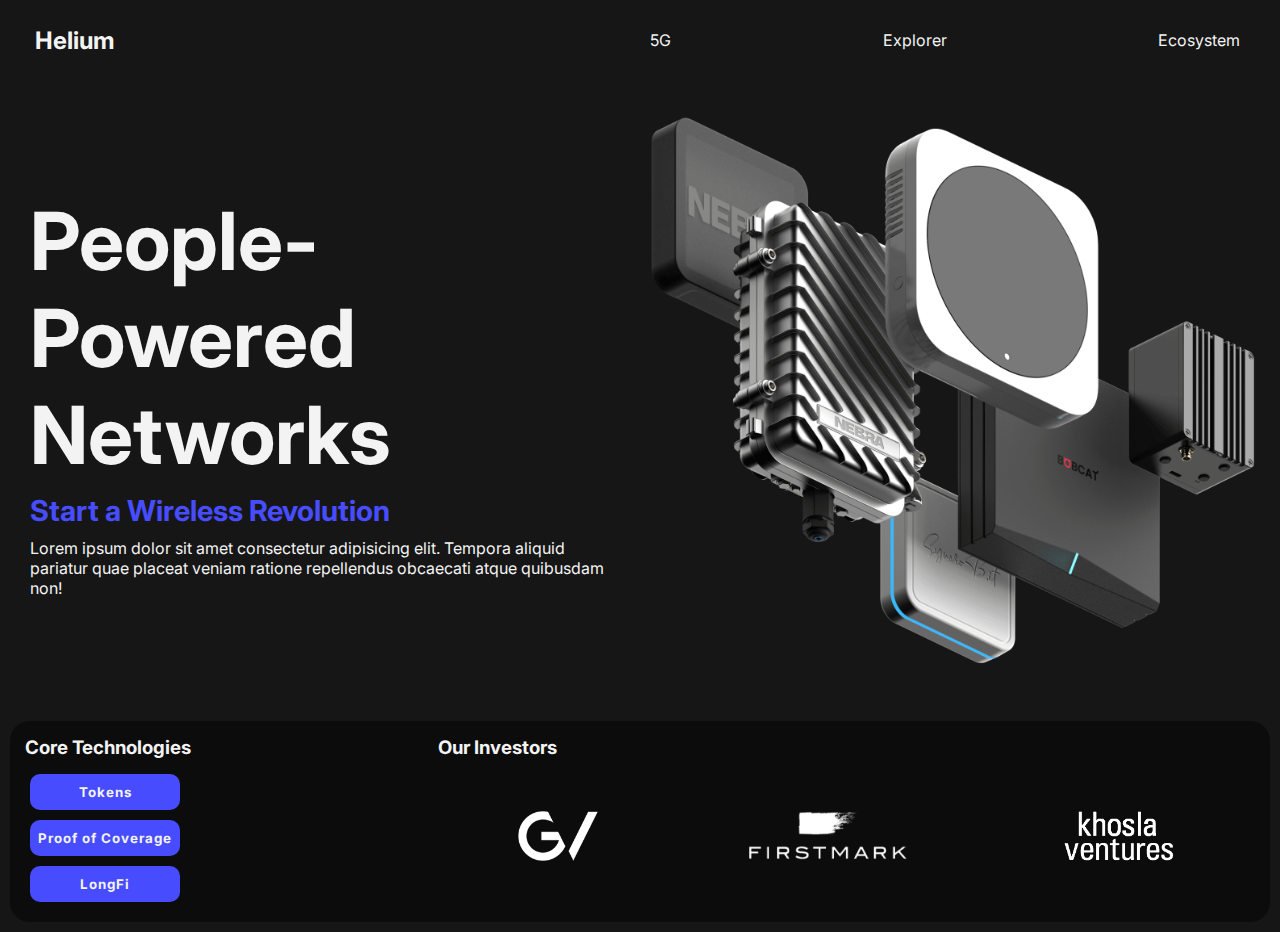
<file: TP1/index.html>
<!DOCTYPE html>
<html lang="en">
  <head>
    <meta charset="UTF-8" />
    <meta name="viewport" content="width=device-width, initial-scale=1.0" />
    <meta http-equiv="X-UA-Compatible" content="ie=edge" />
    <title>Helium Flexbox</title>
    <link rel="stylesheet" href="./style-correction.css" />
  </head>

  <body>
    <nav>
      <h2>Helium</h2>
      <ul>
        <li>5G</li>
        <li>Explorer</li>
        <li>Ecosystem</li>
      </ul>
    </nav>

    <section class="header">
      <div class="header-left">
        <div class="header-left-container">
          <h1>People-Powered Networks</h1>
          <h3>Start a Wireless Revolution</h3>
          <p>
            Lorem ipsum dolor sit amet consectetur adipisicing elit. Tempora
            aliquid pariatur quae placeat veniam ratione repellendus obcaecati
            atque quibusdam non!
          </p>
        </div>
      </div>
      <div class="header-right">
        <img src="./img/main.png" id="modem" alt="modem" />
      </div>
    </section>

    <section class="infos">
      <div class="infos-left">
        <h3>Core Technologies</h3>
        <div class="btn-container">
          <button>Tokens</button>
          <button>Proof of Coverage</button>
          <button>LongFi</button>
        </div>
      </div>
      <div class="infos-right">
        <h3>Our Investors</h3>
        <div class="investors">
          <div class="img-container">
            <img src="./img/investlogo2blue.png" alt="investor-1" />
            <img src="./img/investlogo3blue.png" alt="investor-2" />
            <img src="./img/investlogo4blue.png" alt="investor-3" />
          </div>
        </div>
      </div>
    </section>
  </body>
</html>
</file>
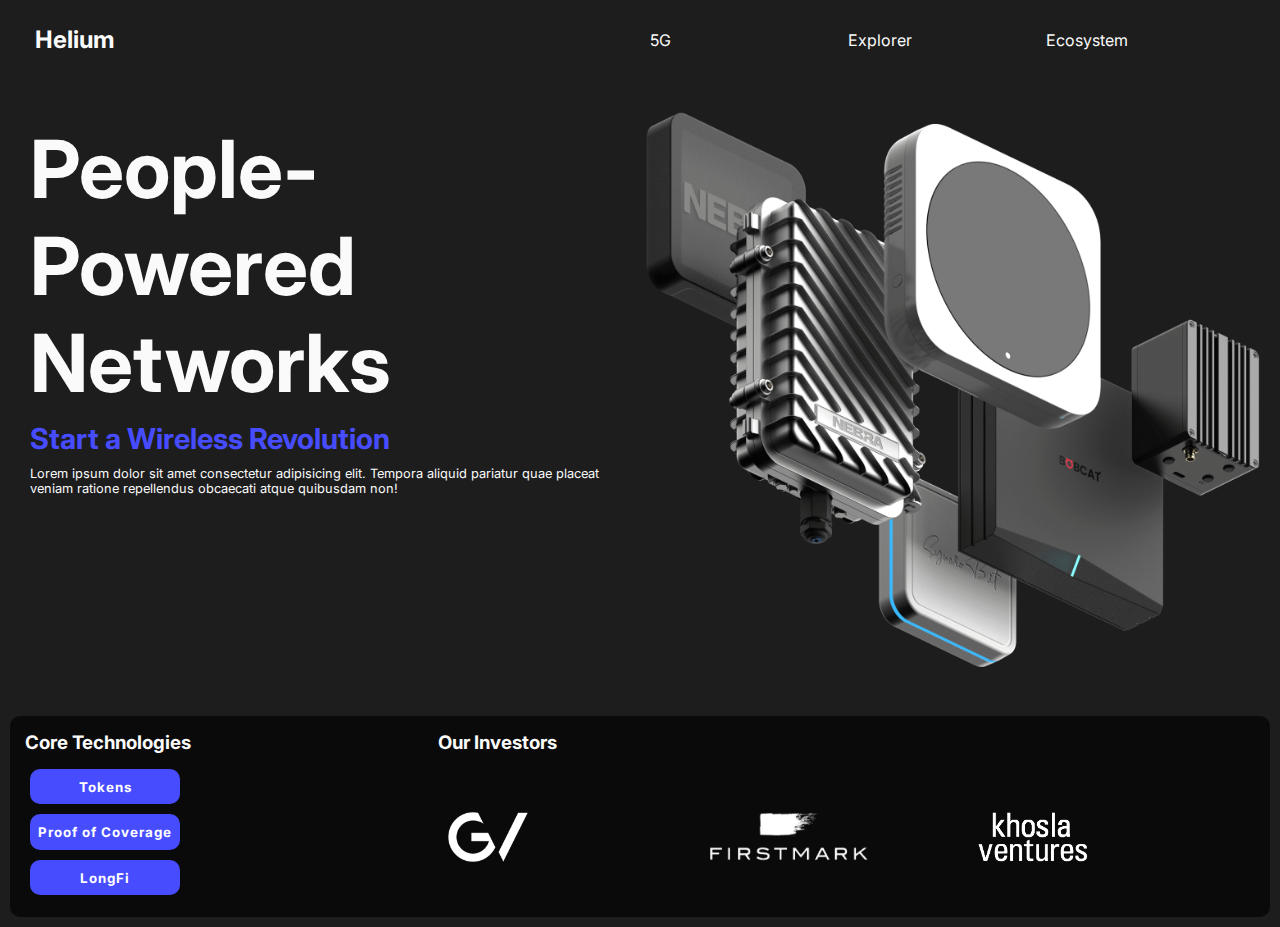
<file: TP2/index.html>
<!DOCTYPE html>
<html lang="en">

<head>
  <meta charset="UTF-8">
  <meta name="viewport" content="width=device-width, initial-scale=1.0">
  <meta http-equiv="X-UA-Compatible" content="ie=edge">
  <title>Helium Flexbox</title>

  <link rel="stylesheet" href="style.css">
</head>

<body>
  <nav>
    <h2>Helium</h2>
    <ul>
      <li>5G</li>
      <li>Explorer</li>
      <li>Ecosystem</li>
    </ul>
  </nav>

  <section class="header">
    <div class="header-left">
      <div class="header-left-container">
        <h1>People-Powered Networks</h1>
        <h3>Start a Wireless Revolution</h3>
        <p>Lorem ipsum dolor sit amet consectetur adipisicing elit. Tempora aliquid pariatur quae placeat veniam ratione
          repellendus obcaecati atque quibusdam non!</p>
      </div>
    </div>
    <img class="header-right" src="./img/main.png" id="modem" />
  </section>

  <section class="infos">
    <div class="infos-left">
      <h3>Core Technologies</h3>
      <div class="btn-container">
        <button>Tokens</button>
        <button>Proof of Coverage</button>
        <button>LongFi</button>
      </div>
    </div>
    <div class="infos-right">
      <h3>Our Investors</h3>
      <div class="investors">
        <div class="img-container">
          <img src="./img/investlogo2blue.png" alt="investor-1">
          <img src="./img/investlogo3blue.png" alt="investor-2">
          <img src="./img/investlogo4blue.png" alt="investor-3">
        </div>
      </div>
    </div>
  </section>


</body>

</html>
</file>
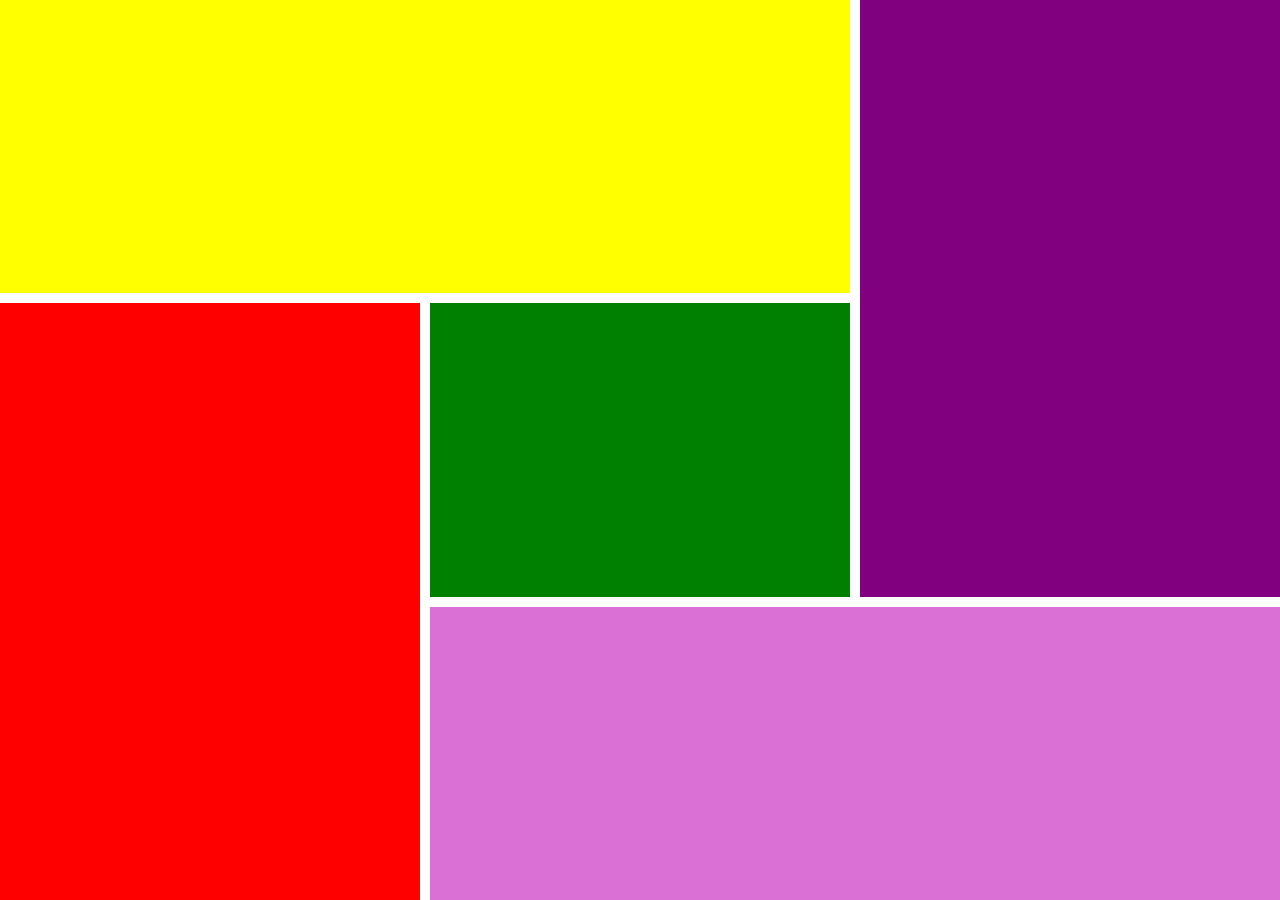
<file: TP4/index.html>
<!DOCTYPE html>
<html lang="en">

<head>
  <meta charset="UTF-8">
  <meta http-equiv="X-UA-Compatible" content="IE=edge">
  <meta name="viewport" content="width=device-width, initial-scale=1.0">
  <title>Document</title>

  <link rel="stylesheet" href="style.css">
</head>

<body>

  <div></div>
  <div></div>
  <div></div>
  <div></div>
  <div></div>

</body>

</html>
</file>
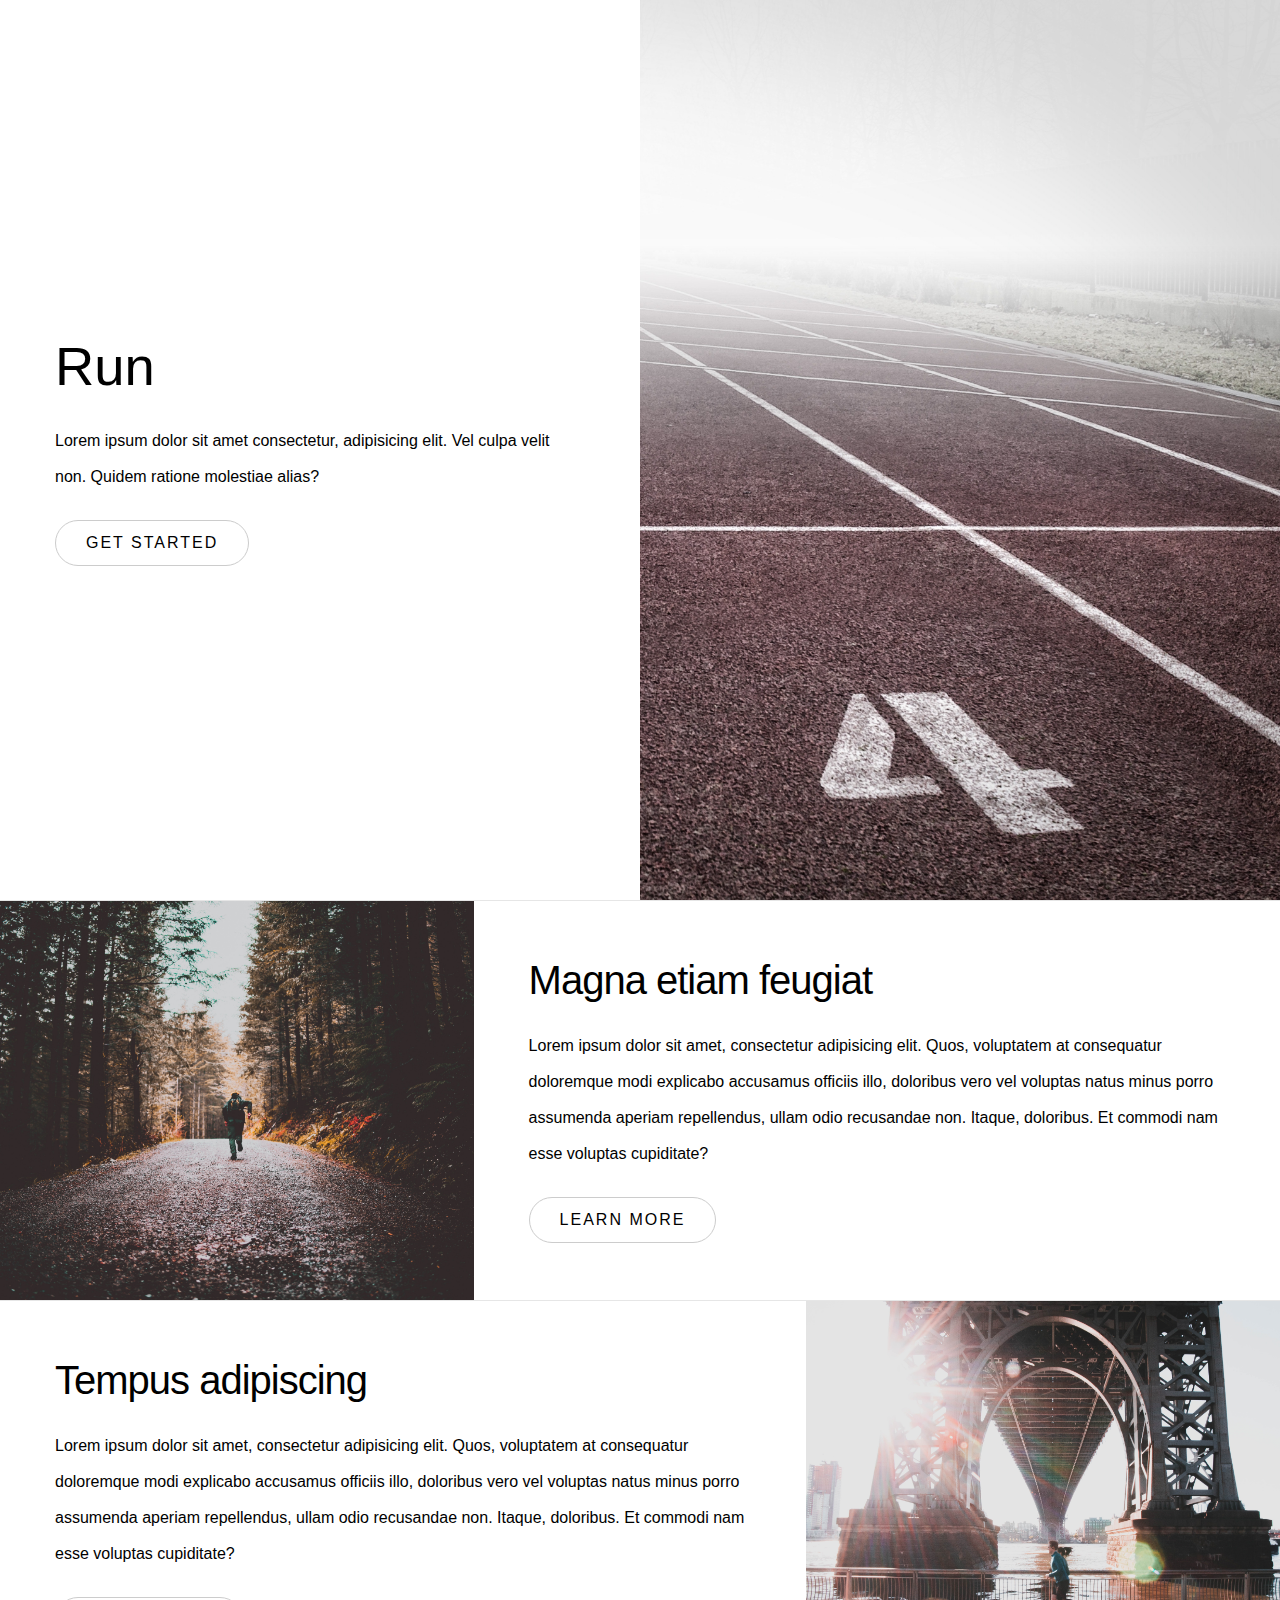
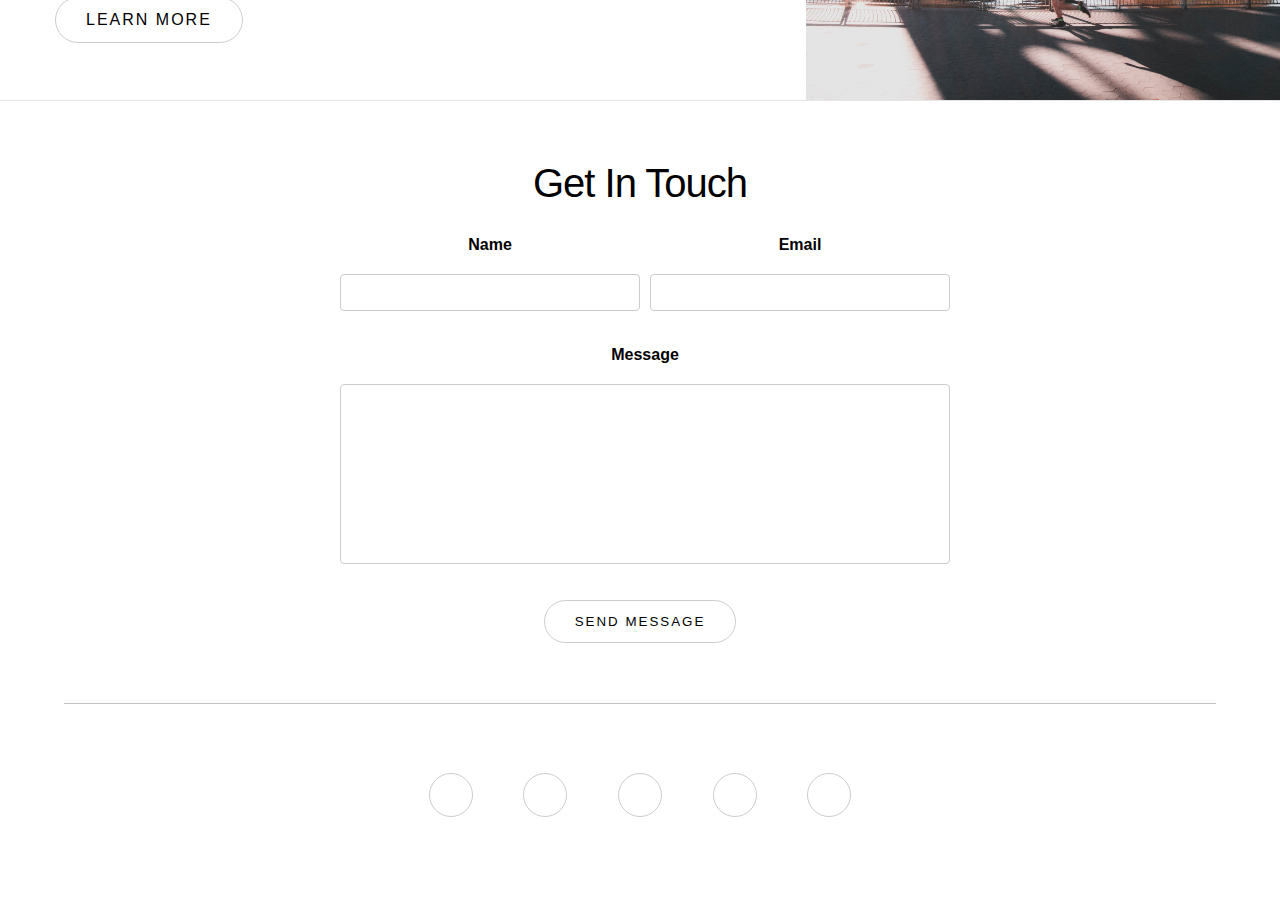
<file: TP6/index.html>
<!DOCTYPE html>
<html lang="en">
  <head>
    <meta charset="UTF-8" />
    <meta http-equiv="X-UA-Compatible" content="IE=edge" />
    <meta name="viewport" content="width=device-width, initial-scale=1.0" />

    <title>TP6 RUN</title>
    <link
      rel="stylesheet"
      href="https://cdnjs.cloudflare.com/ajax/libs/font-awesome/6.2.1/css/all.min.css"
      integrity="sha512-MV7K8+y+gLIBoVD59lQIYicR65iaqukzvf/nwasF0nqhPay5w/9lJmVM2hMDcnK1OnMGCdVK+iQrJ7lzPJQd1w=="
      crossorigin="anonymous"
      referrerpolicy="no-referrer"
    />
    <link rel="stylesheet" href="style.css" />
  </head>
  <body>
    <header>
      <div class="container">
        <div>
          <h1>Run</h1>
          <p>
            Lorem ipsum dolor sit amet consectetur, adipisicing elit. Vel culpa
            velit non. Quidem ratione molestiae alias?
          </p>
          <a href="#" class="button">Get Started</a>
        </div>
      </div>
      <div class="img-banner"></div>
    </header>
    <section class="section-1">
      <div class="img"></div>
      <div class="container">
        <div>
          <h2>Magna etiam feugiat</h2>
          <p>
            Lorem ipsum dolor sit amet, consectetur adipisicing elit. Quos,
            voluptatem at consequatur doloremque modi explicabo accusamus
            officiis illo, doloribus vero vel voluptas natus minus porro
            assumenda aperiam repellendus, ullam odio recusandae non. Itaque,
            doloribus. Et commodi nam esse voluptas cupiditate?
          </p>
          <a href="#" class="button">Learn More</a>
        </div>
      </div>
    </section>
    <section class="section-2">
      <div class="container">
        <div>
          <h2>Tempus adipiscing</h2>
          <p>
            Lorem ipsum dolor sit amet, consectetur adipisicing elit. Quos,
            voluptatem at consequatur doloremque modi explicabo accusamus
            officiis illo, doloribus vero vel voluptas natus minus porro
            assumenda aperiam repellendus, ullam odio recusandae non. Itaque,
            doloribus. Et commodi nam esse voluptas cupiditate?
          </p>
          <a href="#" class="button">Learn More</a>
        </div>
      </div>
      <div class="img"></div>
    </section>
    <section class="contact">
      <h2>Get In Touch</h2>
      <form action="#">
        <div class="form-grid">
          <div>
            <label for="name">Name</label>
            <input type="text" id="name" />
          </div>
          <div>
            <label for="email">Email</label>
            <input type="text" id="Email" />
          </div>
          <div class="textarea">
            <label for="message">Message</label>
            <textarea name="message"></textarea>
          </div>
        </div>
        <input type="submit" class="button" value="Send Message" />
      </form>
    </section>

    <footer>
      <ul>
        <li>
          <a href="#">
            <i class="fab fa-twitter"></i>
          </a>
        </li>
        <li>
          <a href="#">
            <i class="fab fa-facebook"></i>
          </a>
        </li>
        <li>
          <a href="#">
            <i class="fab fa-instagram"></i>
          </a>
        </li>
        <li>
          <a href="#">
            <i class="fab fa-linkedin-in"></i>
          </a>
        </li>
        <li>
          <a href="#">
            <i class="fab fa-envelope"></i>
          </a>
        </li>
      </ul>
    </footer>
  </body>
</html>
</file>
<file: TP1/style-correction.css>
@import url("https://fonts.googleapis.com/css2?family=Inter&display=swap");

:root {
  --color1: #f3f3f3;
  --color2: rgb(24 56 213);
}

* {
  font-family: "Inter", sans-serif;
  margin: 0;
  padding: 5px;
  box-sizing: border-box;
}

li {
  list-style: none;
}

body {
  background: rgb(22, 22, 22);
  color: var(--color1);
  min-height: 100vh;
}

nav {
  display: flex;
  justify-content: space-between;
  align-items: center;
  padding: 10px 20px;
}

nav ul {
  display: flex;
  width: 50%;
  justify-content: space-between;
}

.header {
  display: flex;
  justify-content: space-around;
  margin: 30px auto;
}

.header-left {
  display: flex;
  justify-content: center;
  align-items: center;
  width: 50%;
}

h1 {
  font-size: 5rem;
}

.header-left-container h3 {
  color: #474dff;
  font-size: 1.8rem;
}

.header-right {
  width: 50%;
}

#modem {
  width: 100%;
}

.infos {
  display: flex;
  background: rgb(12, 12, 12);
  border-radius: 20px;
}

.infos-left {
  width: 33%;
}

.btn-container {
  display: flex;
  flex-direction: column;
  justify-content: space-around;
}

button {
  border: none;
  background: #474dff;
  color: #f3f3f3;
  width: 150px;
  padding: 10px 0;
  border-radius: 10px;
  font-weight: bold;
  letter-spacing: 1px;
  margin: 5px;
}

.infos-right {
  width: 67%;
}

.investors {
  display: flex;
  align-items: center;
  justify-content: center;
  height: 80%;
}

.img-container {
  display: flex;
  align-content: center;
  justify-content: space-around;
  width: 100%;
}

.img-container img {
  height: 60px;
}
</file>
<file: TP2/style.css>
@import url("https://fonts.googleapis.com/css2?family=Inter&family=Saira+Condensed:wght@500&display=swap");

* {
  font-family: "Inter", sans-serif;
  margin: 0;
  padding: 5px;
  box-sizing: border-box;
}
li {
  list-style: none;
}
p {
  font-size: 0.8rem;
}
body {
  min-height: 100vh;
  background: rgb(29, 29, 29);
  color: rgb(250, 250, 250);
}
nav {
  display: grid;
  grid-template-columns: 50% 50%;
  padding: 10px 20px;
}
nav ul {
  display: grid;
  grid-template-columns: 33% 33% 33%;
}
.header {
  display: grid;
  grid-template-columns: 50% 50%;
  margin: 30px auto;
}
h1 {
  font-size: 5rem;
}
.header-left-container h3 {
  color: #474dff;
  font-size: 1.8rem;
}
.header-right {
  width: 50%;
}
#modem {
  width: 100%;
  margin: 0 auto;
}
.infos {
  background: rgb(10, 10, 10);
  border-radius: 10px;
  display: grid;
  grid-template-columns: 33% 66%;
}
.btn-container {
  display: grid;
  grid-template-rows: 33% 33% 33%;
}
button {
  border: none;
  background: #474dff;
  color: white;
  width: 150px;
  padding: 10px 0;
  border-radius: 10px;
  font-weight: bold;
  letter-spacing: 1px;
  margin: 5px;
}
.investors {
  display: grid;
  align-items: center;
  height: 86%;
}
.img-container {
  display: grid;
  grid-template-columns: 33% 33% 33%;
}
.img-container img {
  height: 60px;
}
</file>
<file: TP4/style.css>
body {
  min-height: 100vh;
  margin: 0;
  display: grid;
  grid-template-columns: 1fr 1fr 1fr;
  grid-template-rows: 1fr 1fr 1fr;
  grid-template-areas:
    "y y p"
    "r g p"
    "r o o";
  gap: 10px;
}

div:nth-child(1) {
  background: yellow;
  grid-area: y;
}
div:nth-child(2) {
  background: purple;
  grid-area: p;
}
div:nth-child(3) {
  background: green;
}
div:nth-child(4) {
  background: red;
  grid-area: r;
}
div:nth-child(5) {
  background: orchid;
  grid-area: o;
}
</file>
<file: TP6/style.css>
* {
  padding: 0;
  margin: 0;
  box-sizing: border-box;
  font-family: Montserrat, sans-serif;
  list-style: none;
  outline: none;
}

h1 {
  font-size: 3.4rem;
  font-weight: 200;
}

h2 {
  font-size: 2.5rem;
  font-weight: 500;
  letter-spacing: -1px;
}

a,
a:visited {
  color: black;
  text-decoration: none;
}

p {
  line-height: 36px;
  margin: 25px 0;
}

.button {
  border: 1px solid #ccc;
  background: transparent;
  border-radius: 50px;
  padding: 13px 30px;
  display: inline-block;
  text-transform: uppercase;
  letter-spacing: 2px;
  cursor: pointer;
  transition: 0.3s;
}

.container {
  display: flex;
  justify-content: center;
  align-items: center;
  padding: 55px;
}

.section-1,
.section-2,
.contact {
  border-top: 1px solid #e6e6e6;
}

.button:hover,
footer a:hover {
  border: 1px solid skyblue;
  color: skyblue;
}

header {
  min-height: 100vh;
  display: grid;
  grid-template-columns: 50% 50%;
}

.img-banner {
  background: url(./img/banner.jpg) right/cover;
}

.section-1 {
  display: grid;
  grid-template-columns: 37% 63%;
  min-height: 400px;
}

.section-1 .img {
  background: url(./img/img-left.jpg) center/cover;
}
.section-2 {
  display: grid;
  grid-template-columns: 63% 37%;
  min-height: 400px;
}

.section-2 .img {
  background: url(./img/img-right.jpg) center/cover;
}

.contact {
  text-align: center;
  padding: 60px 0;
}

.form-grid {
  display: grid;
  grid-template-columns: 50% 50%;
  grid-template-rows: 100px 224px;
  grid-template-areas:
    "input1 input2"
    "textarea textarea";
  gap: 10px;
  width: 85%;
  margin: 30px auto;
  max-width: 600px;
}

.textarea {
  grid-area: textarea;
}

label {
  font-weight: 600;
}

input[type="text"],
textarea {
  width: 100%;
  margin: 20px 0 40px;
  border-radius: 4px;
  border: 1px solid #ccc;
  padding: 10px;
  transition: 0.2s;
}

input[type="text"]:focus,
textarea:focus {
  border: 2px solid skyblue;
}

textarea {
  resize: none;
  height: 180px;
}

footer {
  padding: 70px 0 90px;
  position: relative;
}

footer::before {
  content: "";
  position: absolute;
  width: 90%;
  height: 1px;
  background: rgb(194, 194, 194);
  left: 50%;
  transform: translateX(-50%);
  top: 0;
}

footer ul {
  display: flex;
  justify-content: space-between;
  width: 33%;
  margin: 0 auto;
  min-width: 300px;
}

footer a {
  border: 1px solid #ccc;
  border-radius: 50px;
  width: 44px;
  height: 44px;
  display: inline-block;
  display: flex;
  justify-content: center;
  align-items: center;
  transition: 0.3s;
}

@media screen and (max-width: 650px) {
  header,
  .section-1,
  .section-2 {
    display: block;
  }
  header {
    height: auto;
  }
  header .img-banner {
    height: 50vh;
    margin-top: 30px;
  }
  .container {
    padding: 15px;
  }
  footer ul {
    min-width: 200px;
  }
  footer a {
    height: 30px;
    width: 30px;
  }
  footer i {
    font-size: 0.7rem;
  }
}
</file>
